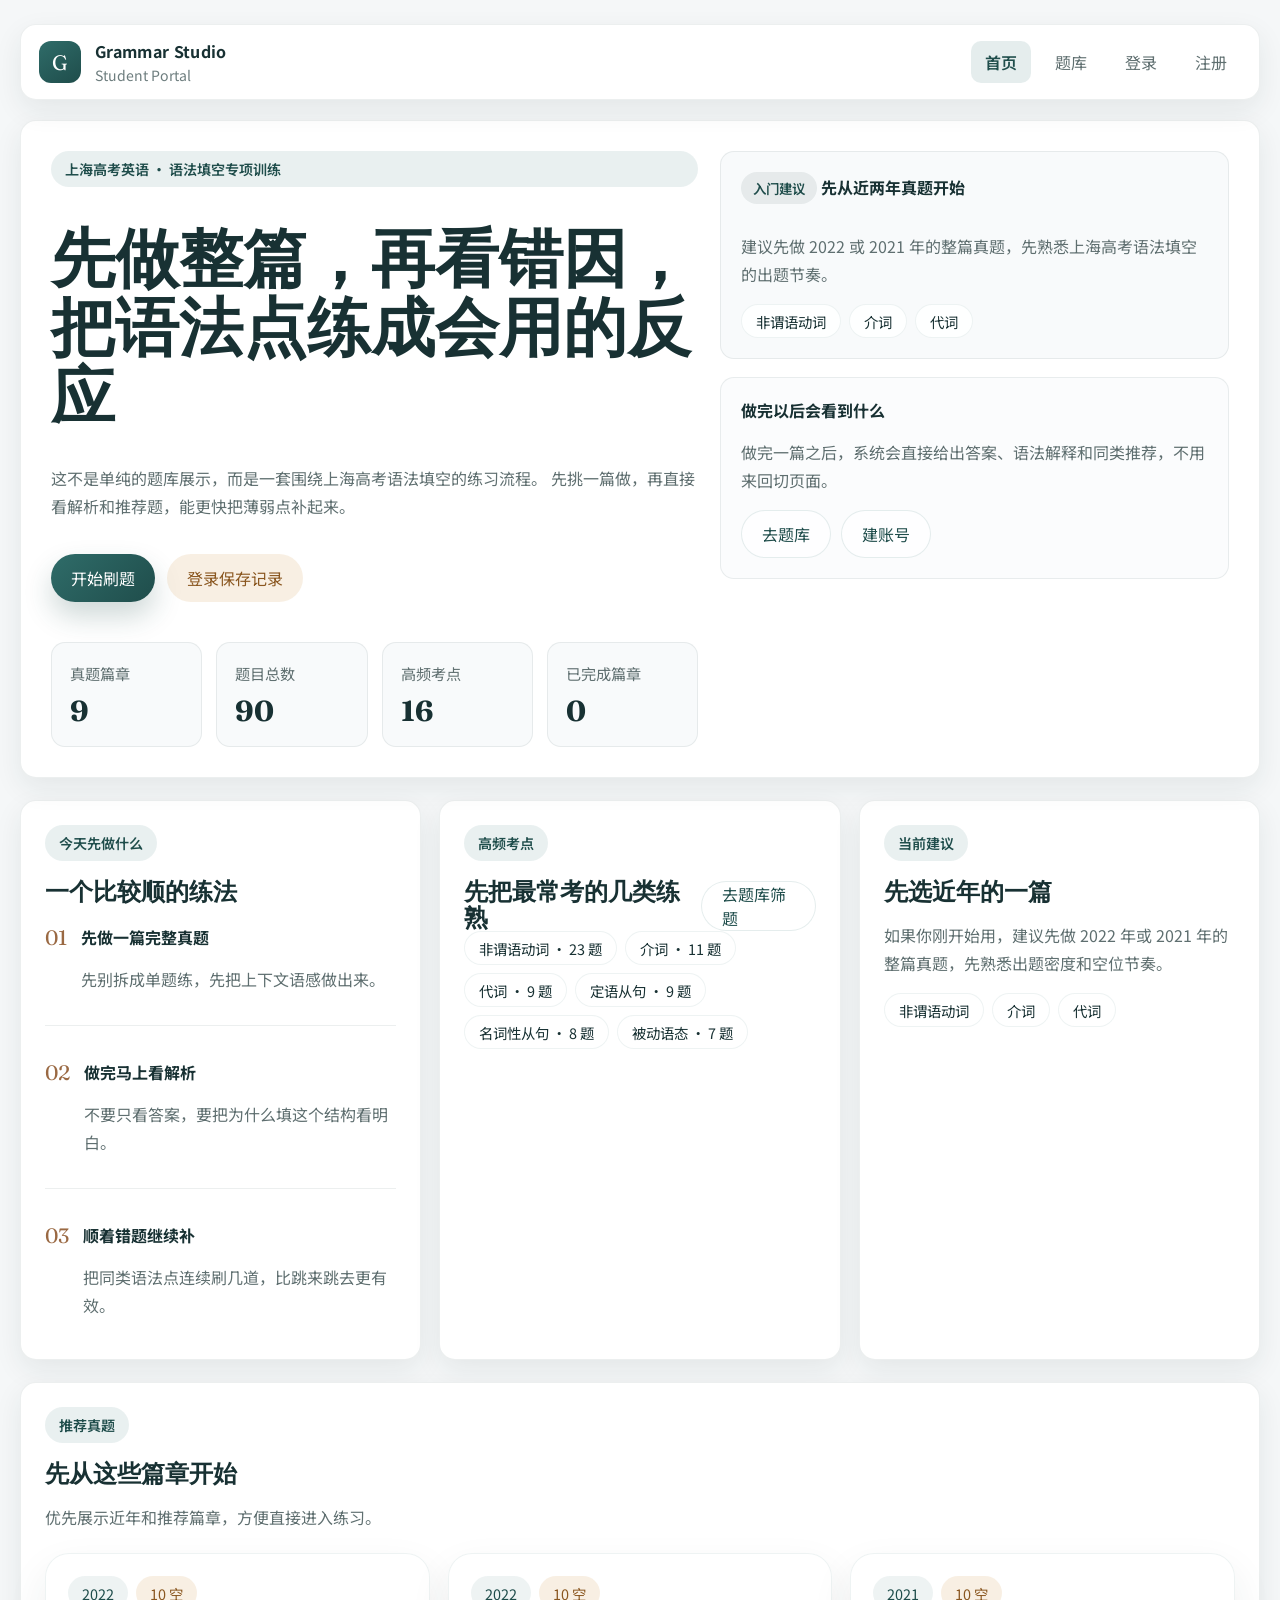
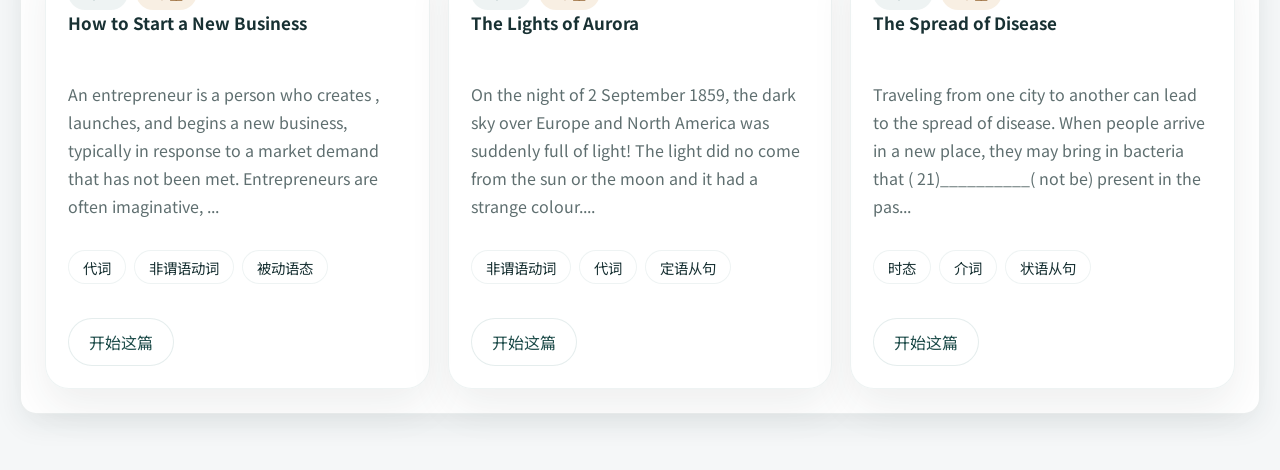
<file: index.html>
<!doctype html>
<html lang="zh-CN">
<head>
  <meta charset="UTF-8">
  <meta name="viewport" content="width=device-width, initial-scale=1.0">
  <title>Grammar Studio Student</title>
  <meta
    name="description"
    content="Shanghai grammar cloze practice frontend with bank, practice, result review, and profile pages."
  >
  <link rel="preconnect" href="https://fonts.googleapis.com">
  <link rel="preconnect" href="https://fonts.gstatic.com" crossorigin>
  <link
    href="https://fonts.googleapis.com/css2?family=Fraunces:wght@600;700&family=Noto+Sans+SC:wght@400;500;600;700&display=swap"
    rel="stylesheet"
  >
  <link rel="stylesheet" href="src/shared/styles/base.css?v=20260429-1">
  <link rel="stylesheet" href="src/user/styles.css?v=20260429-1">
</head>
<body>
  <div class="app-shell">
    <header class="topbar">
      <a class="brand" href="#home" aria-label="Go home">
        <span class="brand-mark">G</span>
        <span class="brand-copy">
          <strong>Grammar Studio</strong>
          <span>Student Portal</span>
        </span>
      </a>

      <nav id="nav" class="nav" aria-label="Main navigation"></nav>
    </header>

    <main id="app" class="page-shell" aria-live="polite">
      <section class="loading-screen">
        <div class="loading-dot"></div>
        <p>Loading practice workspace...</p>
      </section>
    </main>
  </div>

  <script>
    window.__GRAMMAR_APP_CONFIG__ = window.__GRAMMAR_APP_CONFIG__ || {
      apiMode: "mock",
      // apiMode: "backend",
      apiBase: "/api"
    };
  </script>
  <script type="module" src="src/user/main.js?v=20260429-1"></script>
</body>
</html>
</file>
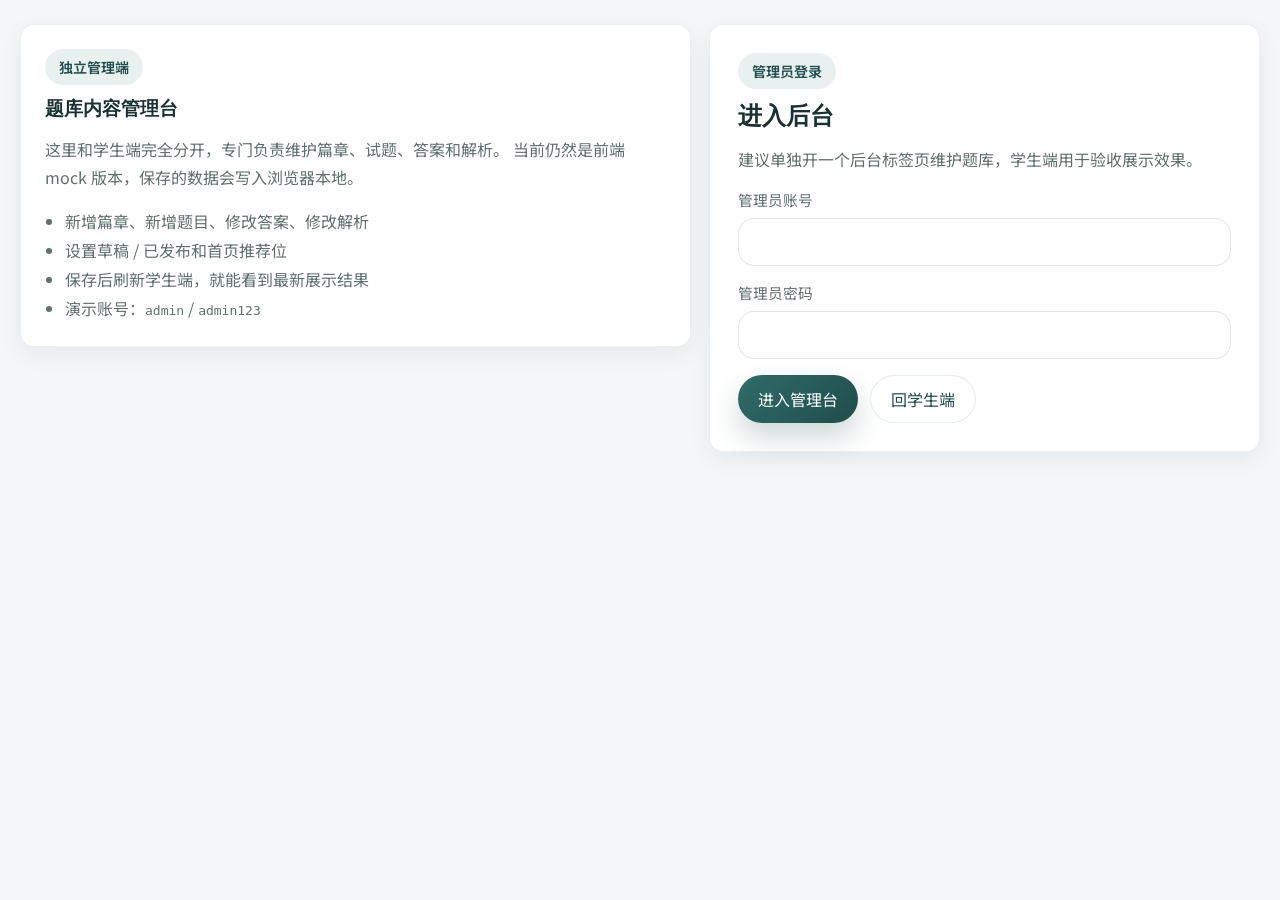
<file: admin/index.html>
<!doctype html>
<html lang="zh-CN">
<head>
  <meta charset="UTF-8">
  <meta name="viewport" content="width=device-width, initial-scale=1.0">
  <title>Grammar Studio Admin</title>
  <meta
    name="description"
    content="Grammar Studio admin console for passages, questions, answers, and explanations."
  >
  <link rel="preconnect" href="https://fonts.googleapis.com">
  <link rel="preconnect" href="https://fonts.gstatic.com" crossorigin>
  <link
    href="https://fonts.googleapis.com/css2?family=Fraunces:wght@600;700&family=Noto+Sans+SC:wght@400;500;600;700&display=swap"
    rel="stylesheet"
  >
  <link rel="stylesheet" href="../src/shared/styles/base.css?v=20260429-1">
  <link rel="stylesheet" href="../src/admin/styles.css?v=20260429-1">
</head>
<body>
  <div class="app-shell">
    <main id="app" class="admin-page-shell" aria-live="polite">
      <section class="loading-screen">
        <div class="loading-dot"></div>
        <p>Loading admin console...</p>
      </section>
    </main>
  </div>

  <script>
    window.__GRAMMAR_APP_CONFIG__ = window.__GRAMMAR_APP_CONFIG__ || {
      apiMode: "mock",
      // apiMode: "backend",
      apiBase: "/api"
    };
  </script>
  <script type="module" src="../src/admin/main.js?v=20260429-1"></script>
</body>
</html>
</file>
<file: src/shared/styles/base.css>
:root {
  --bg: #f4efe7;
  --bg-soft: #fbf8f2;
  --panel: rgba(255, 251, 245, 0.86);
  --panel-strong: #fffaf3;
  --line: rgba(36, 53, 54, 0.12);
  --ink: #183133;
  --subtle: #5f6f70;
  --teal: #2f6c69;
  --teal-deep: #1f4d4b;
  --gold: #d59c54;
  --coral: #da7d5f;
  --mint: #d9ebe4;
  --shadow: 0 24px 80px rgba(40, 52, 56, 0.12);
  --radius-xl: 32px;
  --radius-lg: 24px;
  --radius-md: 18px;
  --radius-sm: 14px;
  --max-width: 1240px;
}

* {
  box-sizing: border-box;
}

html {
  scroll-behavior: smooth;
}

body {
  margin: 0;
  min-height: 100vh;
  color: var(--ink);
  background:
    radial-gradient(circle at top left, rgba(213, 156, 84, 0.18), transparent 28%),
    radial-gradient(circle at right 20%, rgba(47, 108, 105, 0.14), transparent 25%),
    linear-gradient(180deg, #f8f3eb 0%, #f3ede2 100%);
  font-family: "Noto Sans SC", "PingFang SC", "Microsoft YaHei", sans-serif;
}

body::before {
  content: "";
  position: fixed;
  inset: 0;
  background-image:
    linear-gradient(rgba(24, 49, 51, 0.03) 1px, transparent 1px),
    linear-gradient(90deg, rgba(24, 49, 51, 0.03) 1px, transparent 1px);
  background-size: 34px 34px;
  pointer-events: none;
  z-index: -2;
}

a {
  color: inherit;
  text-decoration: none;
}

button,
input,
select {
  font: inherit;
}

textarea {
  font: inherit;
}

.background-orb {
  position: fixed;
  z-index: -1;
  border-radius: 999px;
  filter: blur(26px);
  opacity: 0.52;
}

.orb-one {
  width: 240px;
  height: 240px;
  top: 84px;
  right: 6vw;
  background: rgba(218, 125, 95, 0.18);
}

.orb-two {
  width: 320px;
  height: 320px;
  left: -40px;
  bottom: 10vh;
  background: rgba(47, 108, 105, 0.12);
}

.app-shell {
  width: min(calc(100% - 32px), var(--max-width));
  margin: 0 auto;
  padding: 24px 0 56px;
}

.topbar {
  display: flex;
  align-items: center;
  justify-content: space-between;
  gap: 20px;
  padding: 16px 20px;
  margin-bottom: 24px;
  border: 1px solid rgba(255, 255, 255, 0.48);
  border-radius: 24px;
  background: rgba(255, 250, 243, 0.72);
  backdrop-filter: blur(20px);
  box-shadow: var(--shadow);
  position: sticky;
  top: 16px;
  z-index: 30;
}

.brand {
  display: inline-flex;
  align-items: center;
  gap: 14px;
  min-width: 0;
}

.brand-mark {
  display: grid;
  place-items: center;
  width: 48px;
  height: 48px;
  border-radius: 16px;
  background: linear-gradient(145deg, var(--teal), var(--teal-deep));
  color: white;
  font-family: "Fraunces", serif;
  font-size: 1.3rem;
  box-shadow: 0 14px 32px rgba(47, 108, 105, 0.24);
}

.brand-copy {
  display: flex;
  flex-direction: column;
  gap: 2px;
}

.brand-copy strong {
  font-size: 1rem;
  letter-spacing: 0.02em;
}

.brand-copy span {
  color: var(--subtle);
  font-size: 0.88rem;
}

.nav {
  display: flex;
  flex-wrap: wrap;
  justify-content: flex-end;
  gap: 10px;
}

.nav-link {
  padding: 10px 16px;
  border-radius: 999px;
  color: var(--subtle);
  transition: transform 160ms ease, background 160ms ease, color 160ms ease;
}

.nav-button {
  border: none;
  background: transparent;
  cursor: pointer;
}

.nav-link:hover,
.nav-link:focus-visible {
  transform: translateY(-1px);
  background: rgba(47, 108, 105, 0.08);
  color: var(--teal-deep);
}

.nav-link.is-active {
  background: linear-gradient(135deg, rgba(47, 108, 105, 0.16), rgba(47, 108, 105, 0.08));
  color: var(--teal-deep);
  font-weight: 600;
}

.page-shell {
  display: grid;
  gap: 22px;
  animation: page-rise 420ms ease;
}

.panel,
.hero-panel,
.score-panel,
.result-card,
.question-card,
.practice-card,
.passage-card,
.feature-card,
.stat-card,
.filter-bar,
.empty-panel,
.info-card {
  background: var(--panel);
  border: 1px solid rgba(255, 255, 255, 0.46);
  border-radius: var(--radius-lg);
  box-shadow: var(--shadow);
  backdrop-filter: blur(20px);
}

.hero-panel {
  display: grid;
  grid-template-columns: 1.2fr 0.8fr;
  gap: 22px;
  padding: 34px;
  overflow: hidden;
  position: relative;
}

.hero-panel::after {
  content: "";
  position: absolute;
  width: 280px;
  height: 280px;
  border-radius: 50%;
  right: -90px;
  bottom: -120px;
  background: radial-gradient(circle, rgba(213, 156, 84, 0.22), transparent 68%);
}

.hero-eyebrow,
.section-eyebrow {
  display: inline-flex;
  align-items: center;
  gap: 8px;
  padding: 8px 14px;
  margin-bottom: 18px;
  border-radius: 999px;
  background: rgba(47, 108, 105, 0.1);
  color: var(--teal-deep);
  font-size: 0.88rem;
  font-weight: 600;
}

.hero-title,
.section-title {
  margin: 0;
  font-family: "Fraunces", "Times New Roman", serif;
  line-height: 1.08;
}

.hero-title {
  font-size: clamp(2.2rem, 5vw, 4.1rem);
  max-width: 10.5em;
}

.hero-desc,
.section-desc,
.muted {
  color: var(--subtle);
  line-height: 1.75;
}

.hero-actions,
.action-row,
.filter-row,
.score-actions,
.bank-actions {
  display: flex;
  flex-wrap: wrap;
  gap: 12px;
}

.button,
.button-secondary,
.button-ghost,
.tag-chip,
.pill,
.status-chip {
  display: inline-flex;
  align-items: center;
  justify-content: center;
  gap: 8px;
  border-radius: 999px;
}

.button,
.button-secondary,
.button-ghost {
  min-height: 48px;
  padding: 0 20px;
  border: none;
  cursor: pointer;
  transition: transform 160ms ease, box-shadow 160ms ease, background 160ms ease;
}

.button[disabled],
.button-secondary[disabled],
.button-ghost[disabled],
.button.is-disabled,
.button-secondary.is-disabled,
.button-ghost.is-disabled {
  opacity: 0.58;
  cursor: not-allowed;
  pointer-events: none;
  transform: none;
  box-shadow: none;
}

.button {
  background: linear-gradient(135deg, var(--teal), var(--teal-deep));
  color: white;
  box-shadow: 0 14px 28px rgba(31, 77, 75, 0.22);
}

.button:hover,
.button:focus-visible,
.button-secondary:hover,
.button-secondary:focus-visible,
.button-ghost:hover,
.button-ghost:focus-visible {
  transform: translateY(-2px);
}

.button-secondary {
  background: rgba(213, 156, 84, 0.16);
  color: #8a5720;
}

.button-ghost {
  background: rgba(255, 255, 255, 0.72);
  color: var(--teal-deep);
  border: 1px solid rgba(47, 108, 105, 0.12);
}

.hero-side {
  display: grid;
  gap: 14px;
  align-content: start;
}

.hero-side-card {
  padding: 18px;
  border-radius: 22px;
  background: rgba(255, 255, 255, 0.54);
  border: 1px solid rgba(47, 108, 105, 0.08);
}

.hero-side-card strong {
  display: block;
  margin-bottom: 8px;
  font-size: 1rem;
}

.hero-callout-card {
  background:
    linear-gradient(160deg, rgba(47, 108, 105, 0.14), rgba(255, 255, 255, 0.7)),
    rgba(255, 255, 255, 0.7);
}

.hero-callout-label {
  display: inline-flex;
  margin-bottom: 12px;
  padding: 6px 12px;
  border-radius: 999px;
  background: rgba(24, 49, 51, 0.08);
  color: var(--teal-deep);
  font-size: 0.84rem;
  font-weight: 600;
}

.hero-summary-grid,
.home-section-grid,
.path-grid,
.featured-grid {
  display: grid;
  gap: 18px;
}

.hero-summary-grid {
  grid-template-columns: repeat(3, minmax(0, 1fr));
  margin-top: 22px;
}

.hero-summary-card {
  padding: 18px;
  border-radius: 22px;
  background: rgba(255, 255, 255, 0.62);
  border: 1px solid rgba(47, 108, 105, 0.08);
}

.hero-summary-card strong {
  display: block;
  margin-top: 8px;
  font-size: 1.9rem;
  font-family: "Fraunces", serif;
}

.home-section-grid {
  grid-template-columns: 1.15fr 0.85fr;
}

.path-grid {
  grid-template-columns: repeat(3, minmax(0, 1fr));
}

.path-card,
.featured-card {
  padding: 22px;
  border-radius: 24px;
  background: rgba(255, 255, 255, 0.68);
  border: 1px solid rgba(47, 108, 105, 0.08);
  box-shadow: 0 18px 42px rgba(40, 52, 56, 0.08);
}

.featured-card {
  display: flex;
  flex-direction: column;
  height: 100%;
}

.path-index {
  display: inline-flex;
  margin-bottom: 12px;
  color: #9a6943;
  font-family: "Fraunces", serif;
  font-size: 1.3rem;
}

.path-card strong,
.featured-card h3 {
  display: block;
  margin: 0 0 10px;
  font-size: 1.06rem;
}

.featured-card h3 {
  min-height: 2.6em;
}

.featured-card .muted {
  display: -webkit-box;
  -webkit-line-clamp: 5;
  -webkit-box-orient: vertical;
  overflow: hidden;
}

.featured-card .tag-row {
  margin-top: auto;
  padding-top: 14px;
  min-height: 82px;
  align-content: flex-start;
}

.featured-card .button-ghost {
  align-self: flex-start;
}

.featured-grid {
  grid-template-columns: repeat(3, minmax(0, 1fr));
}

.metrics-grid,
.feature-grid,
.bank-grid,
.result-grid,
.recommend-grid,
.analysis-grid {
  display: grid;
  gap: 18px;
}

.metrics-grid {
  grid-template-columns: repeat(3, minmax(0, 1fr));
}

.stat-card {
  padding: 22px;
}

.stat-card strong {
  display: block;
  margin-top: 8px;
  font-size: clamp(1.6rem, 4vw, 2.3rem);
  font-family: "Fraunces", serif;
}

.stat-label {
  color: var(--subtle);
  font-size: 0.95rem;
}

.feature-grid {
  grid-template-columns: repeat(3, minmax(0, 1fr));
}

.feature-card {
  padding: 24px;
}

.feature-card strong {
  display: block;
  margin: 0 0 10px;
  font-size: 1.05rem;
}

.section-header {
  display: flex;
  align-items: flex-end;
  justify-content: space-between;
  gap: 18px;
}

.filter-bar {
  padding: 20px;
}

.filter-row {
  align-items: center;
}

.field {
  display: grid;
  gap: 8px;
  min-width: 0;
  flex: 1 1 220px;
}

.field-inline-action {
  flex: 1.35 1 340px;
}

.field label {
  font-size: 0.92rem;
  color: var(--subtle);
}

.filter-inline-search {
  display: flex;
  align-items: center;
  gap: 12px;
}

.filter-inline-search input {
  flex: 1 1 auto;
}

.filter-inline-search .button {
  flex: 0 0 auto;
  min-width: 132px;
}

.field input,
.field select,
.answer-input {
  width: 100%;
  min-height: 48px;
  padding: 0 14px;
  border: 1px solid var(--line);
  border-radius: 16px;
  background: rgba(255, 255, 255, 0.74);
  color: var(--ink);
  outline: none;
  transition: border-color 160ms ease, box-shadow 160ms ease;
}

.field input:focus,
.field select:focus,
.answer-input:focus {
  border-color: rgba(47, 108, 105, 0.4);
  box-shadow: 0 0 0 4px rgba(47, 108, 105, 0.08);
}

.bank-grid {
  grid-template-columns: repeat(2, minmax(0, 1fr));
}

.passage-card {
  padding: 22px;
  display: grid;
  gap: 14px;
}

.passage-card h3,
.recommend-card h3,
.result-title {
  margin: 0;
  font-size: 1.22rem;
}

.meta-row,
.tag-row,
.question-meta,
.analysis-meta {
  display: flex;
  flex-wrap: wrap;
  gap: 8px;
}

.pill,
.tag-chip,
.status-chip {
  min-height: 34px;
  padding: 0 14px;
  font-size: 0.9rem;
  white-space: nowrap;
}

.pill {
  background: rgba(47, 108, 105, 0.08);
  color: var(--teal-deep);
}

.pill.warm {
  background: rgba(213, 156, 84, 0.16);
  color: #8a5720;
}

.pill.neutral {
  background: rgba(24, 49, 51, 0.06);
  color: var(--subtle);
}

.tag-chip {
  background: rgba(255, 255, 255, 0.86);
  border: 1px solid rgba(47, 108, 105, 0.08);
  color: var(--ink);
}

.practice-layout,
.result-layout {
  display: grid;
  grid-template-columns: minmax(0, 1.18fr) minmax(360px, 0.82fr);
  gap: 22px;
  align-items: start;
}

.practice-layout-study {
  align-items: stretch;
}

.practice-card {
  padding: 24px;
}

.practice-card.sticky,
.result-card.sticky {
  position: sticky;
  top: 116px;
}

.practice-panel {
  display: flex;
  flex-direction: column;
}

.practice-reading-panel,
.practice-answer-panel {
  max-height: calc(100vh - 132px);
  min-height: 720px;
  overflow: hidden;
}

.practice-reading-panel {
  position: sticky;
  top: 116px;
}

.passage-header,
.score-header {
  display: flex;
  align-items: flex-start;
  justify-content: space-between;
  gap: 16px;
  margin-bottom: 18px;
}

.passage-body {
  display: grid;
  gap: 18px;
}

.practice-reading-body,
.practice-question-list {
  min-height: 0;
  overflow-y: auto;
  padding-right: 6px;
}

.practice-reading-body::-webkit-scrollbar,
.practice-question-list::-webkit-scrollbar {
  width: 8px;
}

.practice-reading-body::-webkit-scrollbar-thumb,
.practice-question-list::-webkit-scrollbar-thumb {
  background: rgba(47, 108, 105, 0.18);
  border-radius: 999px;
}

.practice-answer-strip {
  flex-shrink: 0;
  margin-bottom: 14px;
}

.passage-text {
  display: grid;
  gap: 16px;
  line-height: 2;
  color: #244244;
  font-size: 1.01rem;
}

.passage-text p {
  margin: 0;
}

.blank-token {
  display: inline-flex;
  align-items: center;
  gap: 8px;
  padding: 4px 12px;
  margin: 0 3px;
  border: 1px solid rgba(47, 108, 105, 0.16);
  border-radius: 999px;
  background: rgba(255, 255, 255, 0.94);
  color: var(--teal-deep);
  cursor: pointer;
  transition: transform 160ms ease, border-color 160ms ease, box-shadow 160ms ease, background 160ms ease;
}

.blank-token em {
  font-style: normal;
  color: #9a6943;
  font-size: 0.88rem;
}

.blank-token.is-correct {
  border-color: rgba(47, 108, 105, 0.32);
  background: rgba(217, 235, 228, 0.94);
}

.blank-token.is-wrong {
  border-color: rgba(218, 125, 95, 0.34);
  background: rgba(253, 234, 228, 0.96);
}

.progress-strip {
  display: flex;
  flex-wrap: wrap;
  gap: 10px;
}

.progress-pill {
  position: relative;
  min-width: 54px;
  min-height: 38px;
  padding: 0 14px;
  border: 1px solid var(--line);
  border-radius: 999px;
  background: rgba(255, 255, 255, 0.72);
  color: var(--subtle);
  cursor: pointer;
  transition: transform 160ms ease, border-color 160ms ease, box-shadow 160ms ease, background 160ms ease;
}

.progress-pill.is-filled {
  background: rgba(255, 255, 255, 0.86);
  color: var(--teal-deep);
  border-color: rgba(47, 108, 105, 0.18);
}

.progress-pill.is-filled::after {
  content: "";
  position: absolute;
  top: 7px;
  right: 8px;
  width: 8px;
  height: 8px;
  border-radius: 999px;
  background: rgba(47, 108, 105, 0.72);
  box-shadow: 0 0 0 3px rgba(47, 108, 105, 0.08);
}

.progress-pill.is-correct {
  background: rgba(217, 235, 228, 0.9);
  color: var(--teal-deep);
}

.progress-pill.is-wrong {
  background: rgba(253, 234, 228, 0.96);
  color: #9d4e34;
}

.progress-pill:hover,
.progress-pill:focus-visible,
.blank-token:hover,
.blank-token:focus-visible {
  transform: translateY(-1px);
}

.progress-pill.is-active {
  border-color: rgba(47, 108, 105, 0.34);
  background: rgba(217, 235, 228, 0.98);
  color: var(--teal-deep);
  box-shadow: 0 0 0 4px rgba(47, 108, 105, 0.1);
}

.progress-pill.is-active::after {
  opacity: 0;
}

.progress-pill.is-active.is-wrong {
  border-color: rgba(218, 125, 95, 0.34);
  background: rgba(253, 234, 228, 0.98);
  color: #9d4e34;
  box-shadow: 0 0 0 4px rgba(218, 125, 95, 0.1);
}

.blank-token.is-active {
  border-color: rgba(47, 108, 105, 0.34);
  box-shadow: 0 0 0 4px rgba(47, 108, 105, 0.1);
}

.blank-token.is-active.is-wrong {
  border-color: rgba(218, 125, 95, 0.34);
  box-shadow: 0 0 0 4px rgba(218, 125, 95, 0.1);
}

.question-list,
.analysis-list {
  display: grid;
  gap: 14px;
}

.practice-question-list {
  gap: 12px;
}

.question-card,
.result-card,
.recommend-card {
  padding: 20px;
  transition: border-color 160ms ease, box-shadow 160ms ease, background 160ms ease;
}

.practice-question-list .question-card {
  padding: 16px;
  border-radius: 20px;
}

.question-top,
.analysis-top {
  display: flex;
  align-items: flex-start;
  justify-content: space-between;
  gap: 12px;
  margin-bottom: 14px;
}

.practice-question-list .question-top {
  margin-bottom: 10px;
}

.question-number {
  font-size: 1.05rem;
  font-weight: 700;
}

.status-chip {
  background: rgba(24, 49, 51, 0.06);
  color: var(--subtle);
}

.status-chip.good {
  background: rgba(217, 235, 228, 0.96);
  color: var(--teal-deep);
}

.status-chip.bad {
  background: rgba(253, 234, 228, 0.96);
  color: #9d4e34;
}

.question-card.is-active,
.analysis-card.is-active {
  border-color: rgba(47, 108, 105, 0.22);
  background: rgba(255, 252, 247, 0.96);
  box-shadow: 0 18px 42px rgba(31, 77, 75, 0.12);
}

.analysis-card.is-active.is-wrong {
  border-color: rgba(218, 125, 95, 0.24);
  box-shadow: 0 18px 42px rgba(154, 88, 66, 0.14);
}

.question-card.is-active .question-number,
.analysis-card.is-active .question-number {
  color: var(--teal-deep);
}

.question-card,
.analysis-card {
  scroll-margin-block: 20px;
}

.field-note,
.inline-note,
.mini-note {
  color: var(--subtle);
  font-size: 0.9rem;
  line-height: 1.7;
}

.given-word {
  margin-bottom: 12px;
}

.practice-question-list .given-word {
  margin-bottom: 10px;
}

.practice-submit {
  padding-top: 18px;
  margin-top: 18px;
  border-top: 1px solid var(--line);
}

.practice-submit-bar {
  flex-shrink: 0;
  background: linear-gradient(180deg, rgba(255, 250, 243, 0.72), rgba(255, 250, 243, 0.96));
}

.practice-question-list .answer-input {
  min-height: 44px;
}

.practice-question-list .question-stem {
  margin: 0 0 10px;
  font-size: 0.84rem;
  line-height: 1.55;
  display: -webkit-box;
  -webkit-line-clamp: 2;
  -webkit-box-orient: vertical;
  overflow: hidden;
}

.score-panel {
  padding: 28px;
  background:
    linear-gradient(135deg, rgba(47, 108, 105, 0.92), rgba(31, 77, 75, 0.92)),
    linear-gradient(180deg, rgba(255, 255, 255, 0.14), rgba(255, 255, 255, 0.05));
  color: white;
}

.score-panel .muted,
.score-panel .mini-note {
  color: rgba(255, 255, 255, 0.78);
}

.score-main {
  display: grid;
  grid-template-columns: repeat(3, minmax(0, 1fr));
  gap: 14px;
}

.score-box {
  padding: 16px;
  border-radius: 20px;
  background: rgba(255, 255, 255, 0.12);
}

.score-box strong {
  display: block;
  font-size: 2rem;
  font-family: "Fraunces", serif;
}

.result-grid {
  grid-template-columns: repeat(2, minmax(0, 1fr));
}

.result-card {
  padding: 22px;
}

.result-layout-review {
  align-items: stretch;
}

.result-reading-panel,
.result-analysis-panel {
  min-height: 760px;
}

.result-reading-body,
.result-analysis-list {
  min-height: 0;
}

.result-analysis-panel .question-meta {
  margin-bottom: 12px;
}

.result-analysis-list {
  gap: 16px;
}

.result-analysis-list .analysis-card {
  padding: 18px;
  border-radius: 20px;
}

.result-submit-bar {
  margin-top: 16px;
}

.analysis-grid {
  grid-template-columns: repeat(2, minmax(0, 1fr));
  margin: 14px 0;
}

.analysis-cell {
  padding: 14px;
  border-radius: 18px;
  background: rgba(255, 255, 255, 0.62);
}

.analysis-cell span {
  color: var(--subtle);
  font-size: 0.88rem;
}

.analysis-cell p {
  margin: 8px 0 0;
  font-size: 1rem;
}

.analysis-card.is-correct {
  border: 1px solid rgba(47, 108, 105, 0.14);
}

.analysis-card.is-wrong {
  border: 1px solid rgba(218, 125, 95, 0.18);
}

.recommend-grid {
  grid-template-columns: repeat(3, minmax(0, 1fr));
}

.recommend-card {
  background: rgba(255, 255, 255, 0.74);
  border: 1px solid rgba(255, 255, 255, 0.38);
  border-radius: 24px;
  box-shadow: var(--shadow);
}

.recommend-card h3 {
  margin-bottom: 10px;
}

.recommend-card p {
  margin: 0 0 14px;
}

.panel-padding {
  padding: 24px;
}

.panel-pre {
  padding: 18px;
  overflow: auto;
}

.top-gap {
  margin-top: 14px;
}

.hero-title-compact {
  font-size: clamp(2rem, 4vw, 3rem);
  max-width: 8em;
}

.score-eyebrow {
  background: rgba(255, 255, 255, 0.12);
  color: white;
}

.auth-layout {
  display: grid;
  place-items: center;
  min-height: 70vh;
}

.auth-card,
.profile-card {
  width: 100%;
  padding: 28px;
  border-radius: 28px;
  background: var(--panel);
  border: 1px solid rgba(255, 255, 255, 0.46);
  box-shadow: var(--shadow);
  backdrop-filter: blur(20px);
}

.auth-card {
  max-width: 620px;
}

.auth-form {
  display: grid;
  gap: 16px;
  margin-top: 16px;
}

.form-message {
  margin-top: 14px;
  padding: 14px 16px;
  border-radius: 18px;
  background: rgba(213, 156, 84, 0.16);
  color: #8a5720;
}

.form-message.is-error,
.surface-message.is-error {
  background: rgba(253, 234, 228, 0.96);
  color: #9d4e34;
}

.form-message.is-info,
.surface-message.is-info {
  background: rgba(217, 235, 228, 0.96);
  color: var(--teal-deep);
}

.surface-message {
  margin-bottom: 14px;
  padding: 14px 16px;
  border-radius: 18px;
  font-size: 0.95rem;
  line-height: 1.6;
}

.admin-login-grid,
.admin-overview-grid,
.admin-content-grid,
.admin-metrics-grid,
.admin-user-grid,
.admin-callout-grid {
  display: grid;
  gap: 18px;
}

.admin-login-grid {
  grid-template-columns: minmax(0, 1.1fr) minmax(360px, 0.9fr);
  align-items: start;
}

.admin-overview-grid,
.admin-content-grid {
  grid-template-columns: repeat(2, minmax(0, 1fr));
}

.admin-metrics-grid {
  grid-template-columns: repeat(6, minmax(0, 1fr));
}

.admin-user-grid {
  grid-template-columns: repeat(2, minmax(0, 1fr));
}

.admin-callout-grid {
  grid-template-columns: repeat(3, minmax(0, 1fr));
}

.admin-mini-card,
.admin-user-card,
.admin-row,
.admin-question-row {
  border-radius: 20px;
  background: rgba(255, 255, 255, 0.68);
  border: 1px solid rgba(47, 108, 105, 0.08);
}

.admin-mini-card,
.admin-user-card,
.admin-row,
.admin-question-row {
  padding: 18px;
}

.admin-tabbar {
  display: flex;
  flex-wrap: wrap;
  gap: 12px;
}

.admin-tab-button {
  min-height: 44px;
  padding: 0 18px;
  border: 1px solid rgba(47, 108, 105, 0.12);
  border-radius: 999px;
  background: rgba(255, 255, 255, 0.7);
  color: var(--subtle);
  cursor: pointer;
  transition: transform 160ms ease, border-color 160ms ease, background 160ms ease, color 160ms ease;
}

.admin-tab-button:hover,
.admin-tab-button:focus-visible {
  transform: translateY(-1px);
  border-color: rgba(47, 108, 105, 0.22);
  color: var(--teal-deep);
}

.admin-tab-button.is-active {
  background: rgba(217, 235, 228, 0.96);
  border-color: rgba(47, 108, 105, 0.2);
  color: var(--teal-deep);
  box-shadow: 0 10px 24px rgba(31, 77, 75, 0.08);
}

.admin-list {
  display: grid;
  gap: 14px;
}

.admin-list-scroll {
  max-height: calc(100vh - 240px);
  overflow-y: auto;
  padding-right: 6px;
}

.admin-list-scroll::-webkit-scrollbar {
  width: 8px;
}

.admin-list-scroll::-webkit-scrollbar-thumb {
  border-radius: 999px;
  background: rgba(47, 108, 105, 0.18);
}

.admin-row {
  display: flex;
  align-items: center;
  justify-content: space-between;
  gap: 16px;
}

.admin-passage-row {
  width: 100%;
  padding: 18px;
  border: 1px solid rgba(47, 108, 105, 0.1);
  border-radius: 22px;
  background: rgba(255, 255, 255, 0.64);
  color: inherit;
  text-align: left;
  cursor: pointer;
  transition: transform 160ms ease, border-color 160ms ease, box-shadow 160ms ease, background 160ms ease;
  display: grid;
  gap: 12px;
}

.admin-passage-row:hover,
.admin-passage-row:focus-visible {
  transform: translateY(-1px);
  border-color: rgba(47, 108, 105, 0.2);
}

.admin-passage-row.is-active {
  border-color: rgba(47, 108, 105, 0.24);
  background: rgba(255, 252, 247, 0.96);
  box-shadow: 0 18px 42px rgba(31, 77, 75, 0.1);
}

.admin-passage-top,
.admin-meta-row {
  display: flex;
  align-items: flex-start;
  justify-content: space-between;
  gap: 12px;
}

.admin-editor-form {
  display: grid;
  gap: 16px;
  margin-top: 18px;
}

.admin-checkbox {
  display: flex;
  align-items: center;
  gap: 12px;
  padding: 14px 16px;
  border: 1px solid var(--line);
  border-radius: 18px;
  background: rgba(255, 255, 255, 0.74);
  color: var(--ink);
}

.admin-checkbox input {
  width: 18px;
  height: 18px;
  margin: 0;
}

.field textarea {
  width: 100%;
  min-height: 116px;
  padding: 12px 14px;
  border: 1px solid var(--line);
  border-radius: 16px;
  background: rgba(255, 255, 255, 0.74);
  color: var(--ink);
  outline: none;
  resize: vertical;
  transition: border-color 160ms ease, box-shadow 160ms ease;
}

.field textarea:focus {
  border-color: rgba(47, 108, 105, 0.4);
  box-shadow: 0 0 0 4px rgba(47, 108, 105, 0.08);
}

.admin-question-preview {
  display: grid;
  gap: 12px;
  margin-top: 22px;
}

.admin-user-card {
  display: grid;
  gap: 14px;
}

.admin-user-stats {
  display: flex;
  flex-wrap: wrap;
  gap: 10px;
}

.admin-inline-empty {
  min-height: 280px;
  display: grid;
  place-items: center;
}

.profile-layout {
  display: grid;
  grid-template-columns: minmax(0, 1.15fr) minmax(320px, 0.85fr);
  gap: 22px;
}

.profile-main {
  display: grid;
  gap: 18px;
}

.profile-score {
  display: inline-block;
  margin-top: 12px;
  font-size: clamp(2rem, 4vw, 3.4rem);
  font-family: "Fraunces", serif;
}

.history-list {
  display: grid;
  gap: 14px;
}

.history-item {
  display: flex;
  align-items: center;
  justify-content: space-between;
  gap: 16px;
  padding: 18px;
  border-radius: 22px;
  background: rgba(255, 255, 255, 0.64);
  border: 1px solid rgba(47, 108, 105, 0.08);
}

.center-row {
  justify-content: center;
}

.question-stem {
  margin: 0 0 12px;
}

.empty-panel,
.loading-screen {
  padding: 48px 28px;
  text-align: center;
}

.loading-screen {
  display: grid;
  place-items: center;
  gap: 14px;
}

.loading-dot {
  width: 22px;
  height: 22px;
  border-radius: 50%;
  background: linear-gradient(135deg, var(--teal), var(--gold));
  animation: pulse 1s ease infinite;
}

.empty-panel strong {
  display: block;
  margin-bottom: 12px;
  font-size: 1.2rem;
}

.foot-note {
  margin-top: 10px;
  color: var(--subtle);
  font-size: 0.9rem;
}

@keyframes pulse {
  0%,
  100% {
    transform: scale(0.92);
    opacity: 0.74;
  }
  50% {
    transform: scale(1.08);
    opacity: 1;
  }
}

@keyframes page-rise {
  from {
    opacity: 0;
    transform: translateY(10px);
  }
  to {
    opacity: 1;
    transform: translateY(0);
  }
}

@media (max-width: 1080px) {
  .hero-panel,
  .practice-layout,
  .result-layout,
  .profile-layout,
  .admin-login-grid,
  .admin-overview-grid,
  .admin-content-grid {
    grid-template-columns: 1fr;
  }

  .feature-grid,
  .recommend-grid,
  .path-grid,
  .featured-grid,
  .home-section-grid,
  .admin-user-grid,
  .admin-callout-grid {
    grid-template-columns: repeat(2, minmax(0, 1fr));
  }

  .admin-metrics-grid {
    grid-template-columns: repeat(3, minmax(0, 1fr));
  }

  .practice-card.sticky,
  .result-card.sticky {
    position: static;
  }

  .practice-reading-panel,
  .practice-answer-panel {
    max-height: none;
    min-height: 0;
    overflow: visible;
  }

  .practice-reading-body,
  .practice-question-list {
    overflow: visible;
    padding-right: 0;
  }
}

@media (max-width: 840px) {
  .app-shell {
    width: min(calc(100% - 20px), var(--max-width));
    padding-top: 14px;
  }

  .topbar {
    position: static;
    flex-direction: column;
    align-items: flex-start;
  }

  .metrics-grid,
  .feature-grid,
  .bank-grid,
  .result-grid,
  .recommend-grid,
  .analysis-grid,
  .score-main,
  .hero-summary-grid,
  .path-grid,
  .featured-grid,
  .home-section-grid,
  .admin-callout-grid,
  .admin-user-grid,
  .admin-metrics-grid {
    grid-template-columns: 1fr;
  }

  .hero-panel,
  .score-panel,
  .practice-card,
  .result-card,
  .passage-card,
  .feature-card,
  .filter-bar,
  .stat-card {
    padding: 20px;
    border-radius: 22px;
  }
}

@media (max-width: 560px) {
  .filter-inline-search {
    flex-direction: column;
    align-items: stretch;
  }

  .filter-inline-search .button {
    width: 100%;
  }

  .hero-title {
    font-size: 2rem;
  }

  .nav {
    width: 100%;
    justify-content: flex-start;
  }

  .admin-tabbar {
    display: grid;
    grid-template-columns: 1fr;
  }

  .admin-row,
  .admin-passage-top,
  .admin-meta-row {
    flex-direction: column;
    align-items: flex-start;
  }

  .button,
  .button-secondary,
  .button-ghost {
    width: 100%;
  }

  .hero-actions,
  .action-row,
  .score-actions {
    display: grid;
    grid-template-columns: 1fr;
  }

  .history-item {
    flex-direction: column;
    align-items: flex-start;
  }
}
</file>
<file: src/user/styles.css>
body {
  background: #f5f7f8;
}

body::before {
  display: none;
}

.topbar {
  padding: 14px 18px;
  margin-bottom: 20px;
  border: 1px solid rgba(24, 49, 51, 0.08);
  border-radius: 16px;
  background: #ffffff;
  box-shadow: 0 10px 28px rgba(24, 49, 51, 0.08);
  backdrop-filter: none;
}

.brand-mark {
  width: 42px;
  height: 42px;
  border-radius: 12px;
  box-shadow: none;
}

.brand-copy span {
  color: #6d7d7e;
}

.nav-link {
  padding: 9px 14px;
  border-radius: 10px;
}

.nav-link:hover,
.nav-link:focus-visible {
  background: rgba(47, 108, 105, 0.08);
}

.nav-link.is-active {
  background: rgba(47, 108, 105, 0.12);
}

.panel,
.hero-panel,
.score-panel,
.result-card,
.question-card,
.practice-card,
.passage-card,
.feature-card,
.stat-card,
.filter-bar,
.empty-panel,
.info-card {
  background: #ffffff;
  border: 1px solid rgba(24, 49, 51, 0.08);
  border-radius: 16px;
  box-shadow: 0 10px 28px rgba(24, 49, 51, 0.08);
  backdrop-filter: none;
}

.hero-panel {
  padding: 28px;
}

.hero-panel::after {
  display: none;
}

.student-home-top {
  grid-template-columns: minmax(0, 1.12fr) minmax(320px, 0.88fr);
  padding: 30px;
}

.student-home-main,
.student-home-side,
.student-quick-grid,
.student-steps,
.student-bank-summary {
  display: grid;
  gap: 18px;
}

.student-home-side {
  align-content: start;
}

.student-metric-strip {
  display: grid;
  grid-template-columns: repeat(4, minmax(0, 1fr));
  gap: 14px;
  margin-top: 22px;
}

.student-metric-card {
  padding: 18px;
  border-radius: 14px;
  background: #f8fafb;
  border: 1px solid rgba(24, 49, 51, 0.08);
}

.student-metric-card strong {
  display: block;
  margin-top: 8px;
  font-size: 1.8rem;
  font-family: "Fraunces", serif;
}

.student-side-card {
  padding: 20px;
  border-radius: 14px;
  background: #f8fafb;
  border: 1px solid rgba(24, 49, 51, 0.08);
}

.student-side-muted {
  background: #fbfcfd;
}

.student-inline-actions {
  display: flex;
  flex-wrap: wrap;
  gap: 10px;
  margin-top: 14px;
}

.student-quick-grid {
  grid-template-columns: repeat(3, minmax(0, 1fr));
}

.student-quick-card {
  height: 100%;
}

.student-steps {
  margin-top: 4px;
}

.student-step {
  display: grid;
  grid-template-columns: auto 1fr;
  gap: 14px;
  align-items: start;
  padding: 16px 0;
  border-bottom: 1px solid rgba(24, 49, 51, 0.08);
}

.student-step:last-child {
  padding-bottom: 0;
  border-bottom: none;
}

.student-step strong {
  display: block;
  margin-bottom: 6px;
}

.student-feature-section .featured-grid {
  margin-top: 6px;
}

.student-bank-summary {
  grid-template-columns: repeat(3, minmax(0, 1fr));
}

.student-bank-card {
  padding: 18px 20px;
  border-radius: 14px;
  background: #f8fafb;
  border: 1px solid rgba(24, 49, 51, 0.08);
  box-shadow: none;
}

.student-bank-card strong {
  display: block;
  margin-top: 8px;
  font-size: 1.5rem;
  font-family: "Fraunces", serif;
}

@media (max-width: 1080px) {
  .student-home-top,
  .student-quick-grid {
    grid-template-columns: 1fr;
  }

  .student-metric-strip,
  .student-bank-summary {
    grid-template-columns: repeat(2, minmax(0, 1fr));
  }
}

@media (max-width: 840px) {
  .student-metric-strip,
  .student-bank-summary {
    grid-template-columns: 1fr;
  }

  .student-home-top {
    padding: 22px;
  }
}
</file>
<file: src/admin/styles.css>
body {
  background: #f4f6f8;
}

body::before {
  display: none;
}

.admin-page-shell .panel,
.admin-page-shell .auth-card,
.admin-page-shell .stat-card {
  background: #ffffff;
  backdrop-filter: none;
  border: 1px solid rgba(24, 49, 51, 0.08);
  border-radius: 14px;
  box-shadow: 0 8px 24px rgba(24, 49, 51, 0.06);
}

.admin-page-shell .section-eyebrow {
  margin-bottom: 14px;
}

.admin-page-shell {
  display: grid;
  gap: 22px;
}

.admin-auth-shell,
.admin-summary-grid,
.admin-kpi-grid,
.admin-users-grid {
  display: grid;
  gap: 18px;
}

.admin-auth-shell {
  grid-template-columns: minmax(0, 1fr) minmax(340px, 0.82fr);
  align-items: start;
}

.admin-kpi-grid {
  grid-template-columns: repeat(4, minmax(0, 1fr));
}

.admin-summary-grid {
  grid-template-columns: minmax(320px, 0.8fr) minmax(0, 1.2fr);
}

.admin-content-page {
  display: grid;
  gap: 18px;
}

.admin-filter-layout {
  display: grid;
  gap: 18px;
}

.admin-filter-panel {
  padding: 20px;
}

.admin-filter-row {
  align-items: end;
}

.admin-filter-search {
  min-width: 0;
}

.admin-filter-search.admin-span-2 {
  flex: 1 1 320px;
}

.admin-search-results {
  margin-top: -2px;
}

.admin-result-card {
  height: 100%;
}

.admin-edit-layout {
  display: grid;
  gap: 18px;
  grid-template-columns: minmax(320px, 0.78fr) minmax(0, 1.22fr);
  align-items: stretch;
}

.admin-edit-page {
  display: grid;
  gap: 18px;
}

.admin-edit-header {
  padding: 20px;
  display: flex;
  align-items: flex-start;
  justify-content: space-between;
  gap: 18px;
}

.admin-users-grid {
  grid-template-columns: repeat(2, minmax(0, 1fr));
}

.admin-console-topbar {
  padding: 20px;
}

.admin-console-brand {
  display: flex;
  align-items: flex-start;
  justify-content: space-between;
  gap: 18px;
}

.admin-toolbar {
  display: flex;
  flex-wrap: wrap;
  justify-content: flex-end;
  gap: 12px;
}

.admin-console-nav {
  display: flex;
  flex-wrap: wrap;
  gap: 12px;
  margin-top: 14px;
}

.admin-console-nav-button {
  min-height: 40px;
  padding: 0 16px;
  border: 1px solid rgba(47, 108, 105, 0.12);
  border-radius: 10px;
  background: #f8fafb;
  color: var(--subtle);
  cursor: pointer;
  transition: transform 160ms ease, border-color 160ms ease, background 160ms ease, color 160ms ease;
}

.admin-console-nav-button:hover,
.admin-console-nav-button:focus-visible {
  transform: translateY(-1px);
  color: var(--teal-deep);
  border-color: rgba(47, 108, 105, 0.22);
}

.admin-console-nav-button.is-active {
  background: rgba(217, 235, 228, 0.82);
  color: var(--teal-deep);
  border-color: rgba(47, 108, 105, 0.2);
  box-shadow: none;
}

.admin-card-row,
.admin-user-summary {
  padding: 18px;
  border-radius: 12px;
  background: #f8fafb;
  border: 1px solid rgba(24, 49, 51, 0.08);
}

.admin-user-summary strong {
  display: block;
  margin-bottom: 8px;
}

.admin-simple-list {
  margin: 16px 0 0;
  padding-left: 20px;
  color: var(--subtle);
  line-height: 1.8;
}

.admin-card-list,
.admin-entity-list,
.admin-question-list {
  display: grid;
  gap: 14px;
}

.admin-card-row,
.admin-row-top {
  display: flex;
  align-items: flex-start;
  justify-content: space-between;
  gap: 12px;
}

.admin-question-panel {
  display: grid;
  gap: 18px;
  align-self: start;
}

.admin-edit-layout > .admin-question-panel {
  align-self: stretch;
  align-content: start;
}

.admin-edit-layout > .admin-question-panel:first-child {
  align-content: stretch;
  grid-template-rows: auto minmax(0, 1fr);
}

.admin-passage-button,
.admin-question-button {
  width: 100%;
  padding: 18px;
  border: 1px solid rgba(24, 49, 51, 0.1);
  border-radius: 12px;
  background: #ffffff;
  color: inherit;
  text-align: left;
  cursor: pointer;
  transition: transform 160ms ease, border-color 160ms ease, box-shadow 160ms ease, background 160ms ease;
  display: grid;
  gap: 10px;
}

.admin-passage-button:hover,
.admin-passage-button:focus-visible,
.admin-question-button:hover,
.admin-question-button:focus-visible {
  transform: translateY(-1px);
  border-color: rgba(47, 108, 105, 0.22);
}

.admin-passage-button.is-active,
.admin-question-button.is-active {
  border-color: rgba(47, 108, 105, 0.24);
  background: rgba(247, 251, 251, 1);
  box-shadow: 0 8px 20px rgba(24, 49, 51, 0.06);
}

.admin-question-nav-shell {
  padding: 14px 16px 16px;
  border-radius: 18px;
  background: #f8fbfc;
  border: 1px solid rgba(24, 49, 51, 0.08);
}

.admin-question-nav-header {
  display: flex;
  align-items: flex-start;
  justify-content: space-between;
  gap: 16px;
  margin-bottom: 12px;
}

.admin-subtitle {
  margin: 4px 0 0;
  font-size: 20px;
  line-height: 1.45;
  color: var(--ink);
}

.admin-question-chip-grid {
  display: grid;
  grid-template-columns: repeat(auto-fill, minmax(56px, 70px));
  gap: 10px;
}

.admin-question-chip {
  min-width: 56px;
  min-height: 40px;
  padding: 0 14px;
  border: 1px solid rgba(24, 49, 51, 0.12);
  border-radius: 999px;
  background: #ffffff;
  color: var(--subtle);
  font-size: 20px;
  line-height: 1;
  cursor: pointer;
  transition: transform 160ms ease, border-color 160ms ease, box-shadow 160ms ease, background 160ms ease, color 160ms ease;
}

.admin-question-chip:hover,
.admin-question-chip:focus-visible {
  transform: translateY(-1px);
  border-color: rgba(47, 108, 105, 0.22);
}

.admin-question-chip.is-active {
  color: var(--teal-deep);
  background: rgba(220, 238, 232, 0.96);
  border-color: rgba(47, 108, 105, 0.28);
  box-shadow: inset 0 0 0 4px rgba(47, 108, 105, 0.08);
}

.admin-current-question {
  display: flex;
  align-items: baseline;
  justify-content: space-between;
  gap: 12px;
  padding: 4px 0 2px;
}

.admin-current-question strong {
  font-size: 22px;
  line-height: 1.35;
  color: var(--ink);
}

.admin-form-grid {
  display: grid;
  grid-template-columns: repeat(2, minmax(0, 1fr));
  gap: 16px;
  margin-top: 18px;
}

.admin-edit-layout > .admin-question-panel:first-child .admin-form-grid {
  min-height: 0;
}

.admin-passage-content-field {
  min-height: 0;
  display: grid;
  gap: 8px;
  align-content: start;
}

.admin-passage-content-field .admin-large-textarea {
  min-height: clamp(700px, 72vh, 920px);
}

.admin-span-2 {
  grid-column: 1 / -1;
}

.admin-inline-check {
  display: flex;
  align-items: center;
  gap: 12px;
  min-height: 48px;
  padding: 0 16px;
  border: 1px solid var(--line);
  border-radius: 12px;
  background: #ffffff;
}

.admin-inline-check input {
  width: 18px;
  height: 18px;
  margin: 0;
}

.admin-large-textarea,
.admin-medium-textarea {
  width: 100%;
  padding: 12px 14px;
  border: 1px solid var(--line);
  border-radius: 12px;
  background: #ffffff;
  color: var(--ink);
  outline: none;
  resize: vertical;
  transition: border-color 160ms ease, box-shadow 160ms ease;
}

.admin-large-textarea {
  min-height: 520px;
}

.admin-medium-textarea {
  min-height: 120px;
}

.admin-large-textarea:focus,
.admin-medium-textarea:focus {
  border-color: rgba(47, 108, 105, 0.4);
  box-shadow: 0 0 0 4px rgba(47, 108, 105, 0.08);
}

.admin-inline-empty {
  min-height: 160px;
  display: grid;
  place-items: center;
}

@media (max-width: 1200px) {
  .admin-summary-grid,
  .admin-edit-layout,
  .admin-auth-shell {
    grid-template-columns: 1fr;
  }

  .admin-kpi-grid,
  .admin-users-grid {
    grid-template-columns: repeat(2, minmax(0, 1fr));
  }
}

@media (max-width: 840px) {
  .admin-console-brand,
  .admin-row-top,
  .admin-card-row,
  .admin-edit-header {
    flex-direction: column;
    align-items: flex-start;
  }

  .admin-toolbar,
  .admin-console-nav {
    display: grid;
    grid-template-columns: 1fr;
  }

  .admin-form-grid,
  .admin-kpi-grid,
  .admin-users-grid {
    grid-template-columns: 1fr;
  }

  .admin-question-nav-header,
  .admin-current-question {
    flex-direction: column;
    align-items: flex-start;
  }
}
</file>
